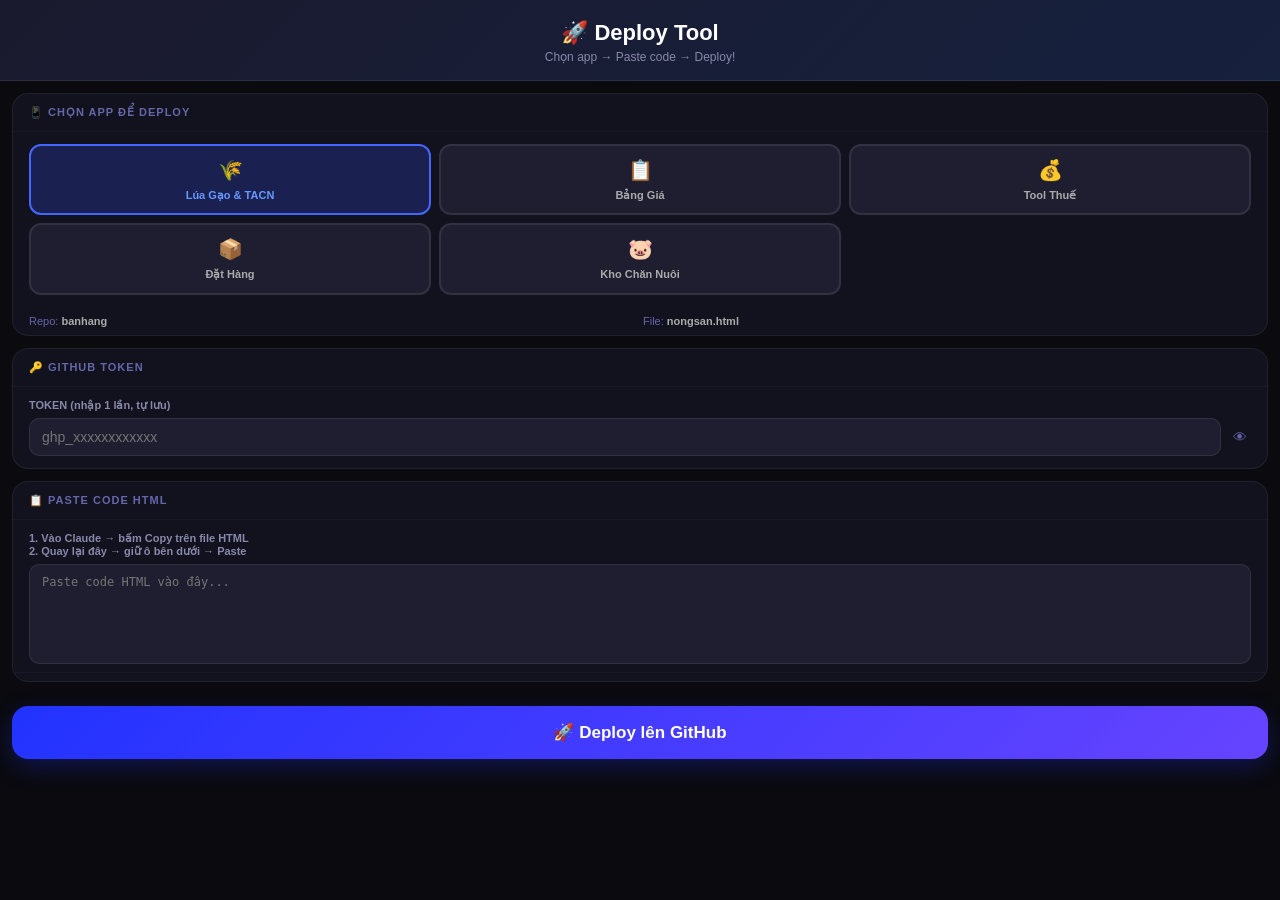
<file: index.html>
<!DOCTYPE html>

<html lang="vi">
<head>
<meta charset="UTF-8">
<meta name="viewport" content="width=device-width, initial-scale=1.0, maximum-scale=1.0">
<meta name="apple-mobile-web-app-capable" content="yes">
<meta name="apple-mobile-web-app-title" content="🚀 Deploy Tool">
<title>🚀 Deploy Tool</title>
<style>
  * { box-sizing: border-box; margin: 0; padding: 0; }
  body { font-family: -apple-system, BlinkMacSystemFont, sans-serif; background: #0a0a0f; color: #e8e8f0; min-height: 100vh; padding-bottom: env(safe-area-inset-bottom); }
  .header { background: linear-gradient(135deg, #1a1a2e, #16213e); padding: 20px 16px 16px; text-align: center; border-bottom: 1px solid #ffffff15; }
  .header h1 { font-size: 22px; font-weight: 800; color: #fff; }
  .header p { font-size: 12px; color: #8888aa; margin-top: 4px; }
  .section { margin: 12px; background: #12121e; border-radius: 16px; border: 1px solid #ffffff10; overflow: hidden; }
  .section-title { padding: 12px 16px; font-size: 11px; font-weight: 700; color: #6666aa; text-transform: uppercase; letter-spacing: 1px; border-bottom: 1px solid #ffffff08; }
  .field { padding: 12px 16px; border-bottom: 1px solid #ffffff08; }
  .field:last-child { border-bottom: none; }
  .field label { font-size: 11px; color: #8888aa; font-weight: 600; display: block; margin-bottom: 6px; }
  .field input, .field select, .field textarea {
    width: 100%; background: #1e1e30; border: 1px solid #ffffff15; border-radius: 10px;
    color: #e8e8f0; font-size: 14px; padding: 10px 12px; outline: none; -webkit-appearance: none;
  }
  .field input:focus, .field textarea:focus { border-color: #4444ff55; background: #22223a; }
  .field textarea { height: 100px; resize: none; font-family: monospace; font-size: 12px; }
  /* App selector */
  .app-grid { display: grid; grid-template-columns: 1fr 1fr 1fr; gap: 8px; padding: 12px 16px; }
  .app-btn {
    padding: 10px 6px; border-radius: 12px; border: 2px solid #ffffff15;
    background: #1e1e30; color: #aaa; font-size: 11px; font-weight: 700;
    text-align: center; cursor: pointer; transition: all 0.15s; -webkit-tap-highlight-color: transparent;
    line-height: 1.4;
  }
  .app-btn.active { border-color: #4466ff; background: #1a2050; color: #6699ff; }
  .app-btn .icon { font-size: 20px; display: block; margin-bottom: 4px; }
  .status-box { margin: 0 12px; background: #0d1117; border-radius: 16px; border: 1px solid #ffffff10; padding: 14px 16px; font-family: monospace; font-size: 12px; min-height: 60px; max-height: 200px; overflow-y: auto; color: #44ff88; display: none; }
  .status-box.show { display: block; }
  .status-line { padding: 2px 0; line-height: 1.6; }
  .status-line.err { color: #ff4455; }
  .status-line.info { color: #8888cc; }
  .status-line.warn { color: #ffaa33; }
  .btn-deploy { margin: 12px; width: calc(100% - 24px); padding: 16px; border: none; border-radius: 16px; font-size: 17px; font-weight: 800; cursor: pointer; background: linear-gradient(135deg, #2233ff, #6644ff); color: #fff; box-shadow: 0 8px 24px #2233ff44; -webkit-tap-highlight-color: transparent; }
  .btn-deploy:disabled { background: #333; box-shadow: none; color: #666; }
  .progress { margin: 0 12px 8px; height: 4px; background: #1e1e30; border-radius: 4px; overflow: hidden; display: none; }
  .progress.show { display: block; }
  .progress-bar { height: 100%; background: linear-gradient(90deg, #2233ff, #44aaff); border-radius: 4px; width: 0%; transition: width 0.5s ease; }
  .success-banner { margin: 0 12px 12px; background: #0d2a1a; border: 1px solid #44ff8833; border-radius: 16px; padding: 16px; display: none; text-align: center; }
  .success-banner.show { display: block; }
  .success-banner h3 { color: #44ff88; font-size: 16px; margin-bottom: 8px; }
  .btn-open { display: block; margin-top: 10px; padding: 12px; background: #2233ff; border-radius: 12px; color: #fff; font-weight: 700; font-size: 14px; text-decoration: none; text-align: center; }
  .info-row { display: grid; grid-template-columns: 1fr 1fr; gap: 6px; padding: 8px 16px; font-size: 11px; color: #6666aa; }
  .toggle-pw { background: none; border: none; color: #6666aa; font-size: 14px; cursor: pointer; padding: 0 4px; }
  .row { display: flex; gap: 8px; align-items: center; }
  .row input { flex: 1; }
  .size-badge { font-size: 10px; color: #6666aa; text-align: right; padding: 0 16px 8px; }
</style>
</head>
<body>

<div class="header">
  <h1>🚀 Deploy Tool</h1>
  <p>Chọn app → Paste code → Deploy!</p>
</div>

<!-- CHỌN APP -->

<div class="section">
  <div class="section-title">📱 Chọn App để Deploy</div>
  <div class="app-grid">
    <div class="app-btn active" id="app-banhang" onclick="selectApp('banhang')">
      <span class="icon">🌾</span>Lúa Gạo & TACN
    </div>
    <div class="app-btn" id="app-banggia" onclick="selectApp('banggia')">
      <span class="icon">📋</span>Bảng Giá
    </div>
    <div class="app-btn" id="app-thue" onclick="selectApp('thue')">
      <span class="icon">💰</span>Tool Thuế
    </div>
    <div class="app-btn" id="app-dathang" onclick="selectApp('dathang')">
      <span class="icon">📦</span>Đặt Hàng
    </div>
    <div class="app-btn" id="app-chonnuoi" onclick="selectApp('chonnuoi')">
      <span class="icon">🐷</span>Kho Chăn Nuôi
    </div>
  </div>
  <div class="info-row">
    <span>Repo: <strong id="info-repo" style="color:#aaa;">banhang</strong></span>
    <span>File: <strong id="info-file" style="color:#aaa;">nongsan.html</strong></span>
  </div>
</div>

<!-- TOKEN -->

<div class="section">
  <div class="section-title">🔑 GitHub Token <span id="token-saved" style="font-size:10px;color:#44ff88;display:none;">✓ Đã lưu</span></div>
  <div class="field">
    <label>TOKEN (nhập 1 lần, tự lưu)</label>
    <div class="row">
      <input type="password" id="gh-token" placeholder="ghp_xxxxxxxxxxxx" autocomplete="off" oninput="autoSaveToken()">
      <button class="toggle-pw" onclick="togglePw()">👁</button>
    </div>
  </div>
</div>

<!-- PASTE CODE -->

<div class="section">
  <div class="section-title">📋 Paste Code HTML</div>
  <div class="field" style="padding-bottom:4px;">
    <label>1. Vào Claude → bấm Copy trên file HTML<br>2. Quay lại đây → giữ ô bên dưới → Paste</label>
    <textarea id="html-code" placeholder="Paste code HTML vào đây..." oninput="updateSize()"></textarea>
  </div>
  <div class="size-badge" id="file-size"></div>
</div>

<!-- DEPLOY -->

<button class="btn-deploy" id="btn-deploy" onclick="deploy()">🚀 Deploy lên GitHub</button>

<div class="progress" id="progress"><div class="progress-bar" id="progress-bar"></div></div>
<div class="status-box" id="log"></div>

<div class="success-banner" id="success-banner">
  <h3>✅ Deploy thành công!</h3>
  <p style="color:#8888aa;font-size:12px;margin-bottom:8px;" id="success-note"></p>
  <a id="btn-open-app" class="btn-open" href="#" target="_blank">🔗 Mở App</a>
</div>

<div style="height:32px"></div>

<script>
// Cấu hình các app
var APPS = {
  banhang: {
    label: 'Lúa Gạo & TACN',
    user: 'tamthanhbl12-collab',
    repo: 'banhang',
    file: 'nongsan.html',
    branch: 'main',
    url: 'https://banhang.tamthanhbl12.workers.dev/nongsan'
  },
  banggia: {
    label: 'Bảng Giá',
    user: 'tamthanhbl12-collab',
    repo: 'banhang',
    file: 'banggia.html',
    branch: 'main',
    url: 'https://banhang.tamthanhbl12.workers.dev/banggia'
  },
  thue: {
    label: 'Tool Thuế',
    user: 'tamthanhbl12-collab',
    repo: 'Deploytool',
    file: 'index.html',
    branch: 'main',
    url: 'https://tamthanhbl12-collab.github.io/Deploytool/'
  },
  dathang: {
    label: 'Đặt Hàng',
    user: 'tamthanhbl12-collab',
    repo: 'ToolSupport_Trung',
    file: 'index.html',
    branch: 'main',
    url: 'https://tamthanhbl12-collab.github.io/ToolSupport_Trung/'
  },
  chonnuoi: {
    label: 'Kho Chăn Nuôi',
    user: 'tamthanhbl12-collab',
    repo: 'Toolyoutube',
    file: 'index.html',
    branch: 'main',
    url: 'https://tamthanhbl12-collab.github.io/Toolyoutube/'
  }
};

var currentApp = 'banhang';

window.onload = function() {
  // Load token
  var token = localStorage.getItem('deploy_token');
  if(token) {
    document.getElementById('gh-token').value = token;
    document.getElementById('token-saved').style.display = 'inline';
  }
  // Load last app
  var lastApp = localStorage.getItem('deploy_last_app');
  if(lastApp && APPS[lastApp]) selectApp(lastApp);
  else selectApp('banhang');
};

function selectApp(key) {
  currentApp = key;
  localStorage.setItem('deploy_last_app', key);
  // Update buttons
  Object.keys(APPS).forEach(function(k) {
    document.getElementById('app-'+k).classList.toggle('active', k===key);
  });
  // Update info
  var app = APPS[key];
  document.getElementById('info-repo').textContent = app.repo;
  document.getElementById('info-file').textContent = app.file;
  // Reset success
  document.getElementById('success-banner').classList.remove('show');
  document.getElementById('log').innerHTML = '';
  document.getElementById('log').classList.remove('show');
}

function autoSaveToken() {
  var token = document.getElementById('gh-token').value.trim();
  if(token.length > 10) {
    localStorage.setItem('deploy_token', token);
    document.getElementById('token-saved').style.display = 'inline';
  }
}

function togglePw() {
  var inp = document.getElementById('gh-token');
  inp.type = inp.type === 'password' ? 'text' : 'password';
}

function updateSize() {
  var code = document.getElementById('html-code').value;
  var kb = (new Blob([code]).size / 1024).toFixed(1);
  document.getElementById('file-size').textContent = code ? kb + ' KB' : '';
}

function log(msg, type) {
  var box = document.getElementById('log');
  box.classList.add('show');
  var line = document.createElement('div');
  line.className = 'status-line ' + (type||'');
  line.textContent = msg;
  box.appendChild(line);
  box.scrollTop = box.scrollHeight;
}

function setProgress(pct) {
  document.getElementById('progress').classList.add('show');
  document.getElementById('progress-bar').style.width = pct + '%';
}

async function deploy() {
  var token = document.getElementById('gh-token').value.trim();
  var code = document.getElementById('html-code').value;
  var app = APPS[currentApp];

  if(!token) { alert('Vui lòng nhập GitHub Token!'); return; }
  if(!code || code.length < 100) { alert('Vui lòng paste code HTML!'); return; }

  document.getElementById('log').innerHTML = '';
  document.getElementById('success-banner').classList.remove('show');
  document.getElementById('btn-deploy').disabled = true;
  document.getElementById('btn-deploy').textContent = '⏳ Đang deploy...';

  try {
    log('📱 App: ' + app.label, 'info');
    log('📁 ' + app.user + '/' + app.repo + ' → ' + app.file, 'info');
    setProgress(10);

    var apiUrl = 'https://api.github.com/repos/' + app.user + '/' + app.repo + '/contents/' + app.file;
    var headers = {
      'Authorization': 'token ' + token,
      'Accept': 'application/vnd.github.v3+json',
      'Content-Type': 'application/json'
    };

    // Get SHA
    var sha = null;
    try {
      var getRes = await fetch(apiUrl + '?ref=' + app.branch, {headers});
      if(getRes.ok) { var d = await getRes.json(); sha = d.sha; log('✓ File cũ: ' + Math.round(d.size/1024) + ' KB', 'info'); }
    } catch(e){}
    setProgress(30);

    log('🔐 Mã hóa ' + (new Blob([code]).size/1024).toFixed(1) + ' KB...', 'info');
    var encoded = btoa(unescape(encodeURIComponent(code)));
    setProgress(55);

    log('🚀 Đang push lên GitHub...', 'info');
    var body = { message: '🚀 Deploy ' + app.file + ' - ' + new Date().toLocaleString('vi-VN'), content: encoded, branch: app.branch };
    if(sha) body.sha = sha;

    var res = await fetch(apiUrl, { method: 'PUT', headers, body: JSON.stringify(body) });
    if(!res.ok) { var err = await res.json(); throw new Error(err.message || 'Lỗi ' + res.status); }

    log('✅ Push thành công!', 'ok');
    setProgress(100);

    // Show success
    document.getElementById('success-note').textContent = 'Chờ 15-30 giây rồi mở app';
    document.getElementById('btn-open-app').href = app.url;
    document.getElementById('btn-open-app').textContent = '🔗 Mở ' + app.label;
    document.getElementById('success-banner').classList.add('show');

  } catch(e) {
    log('❌ ' + e.message, 'err');
    log('💡 Kiểm tra Token và kết nối mạng', 'warn');
  } finally {
    document.getElementById('btn-deploy').disabled = false;
    document.getElementById('btn-deploy').textContent = '🚀 Deploy lên GitHub';
  }
}
</script>

</body>
</html>
</file>
